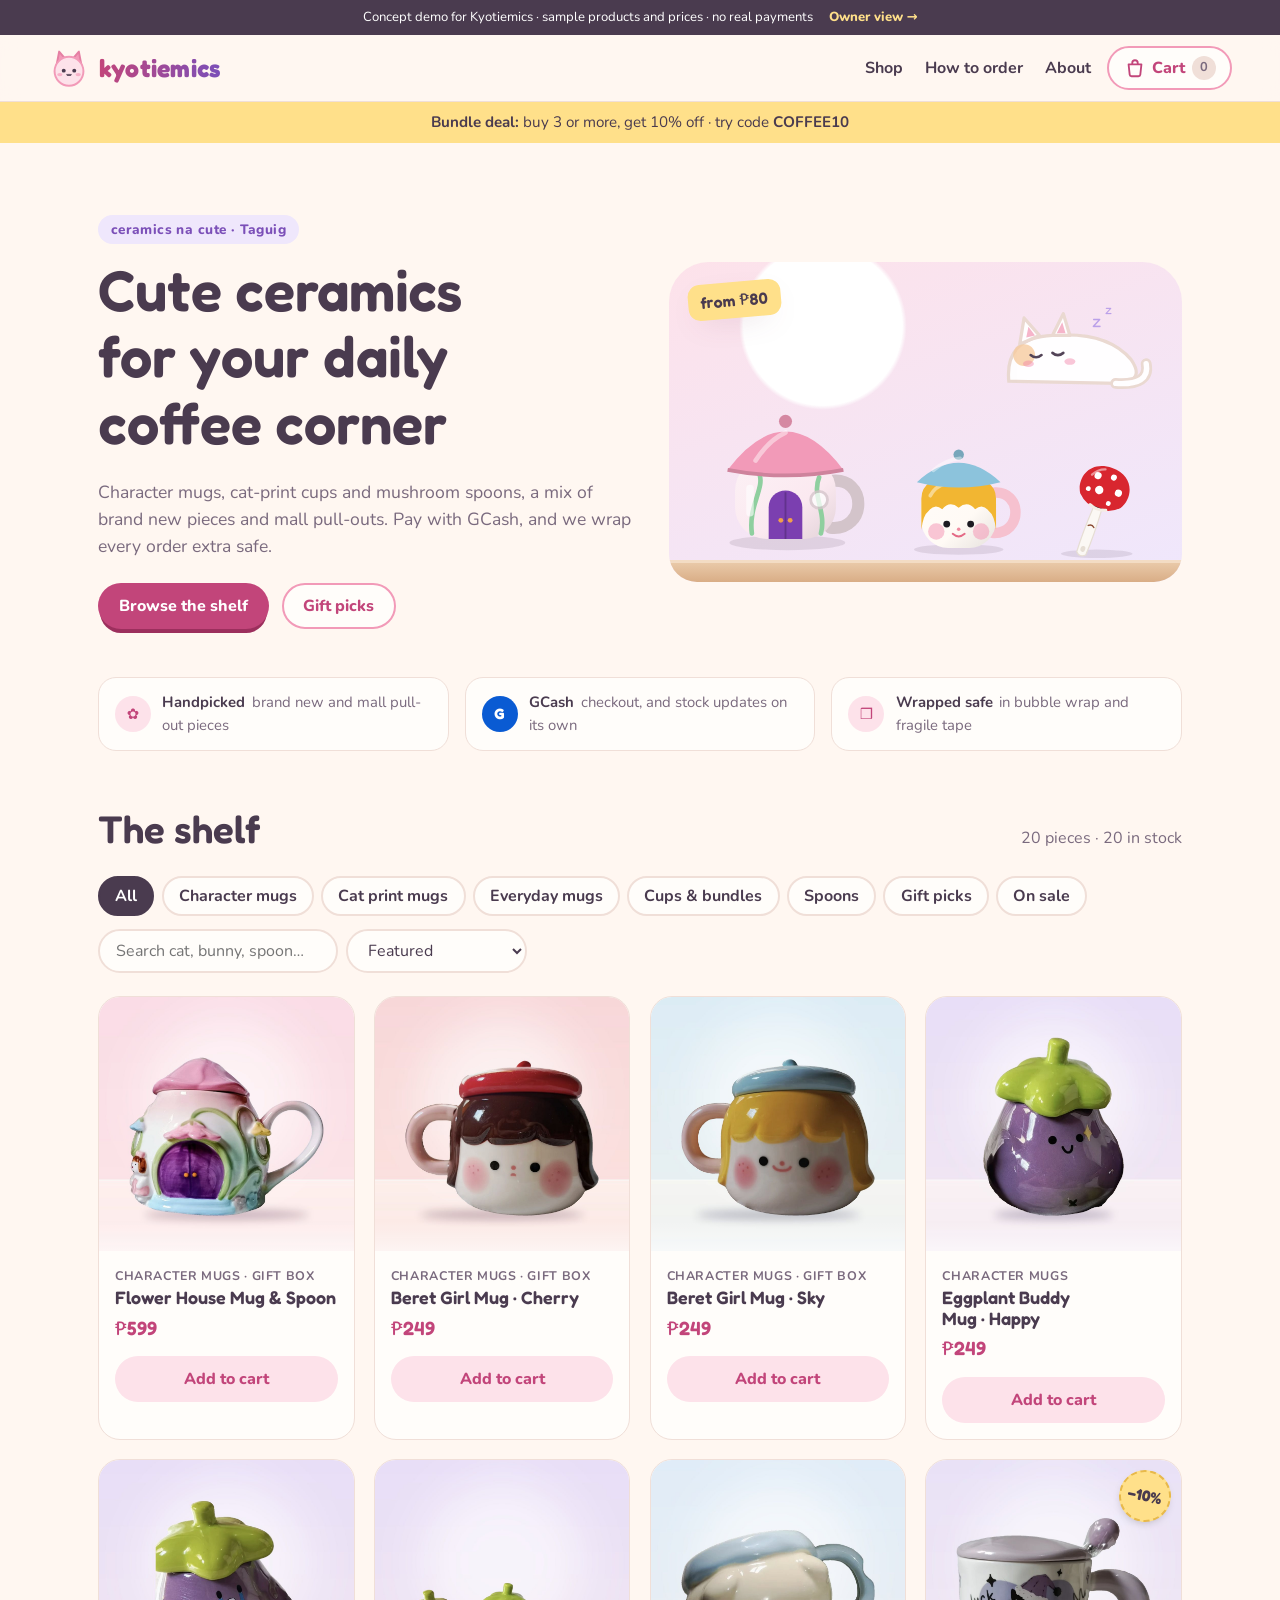
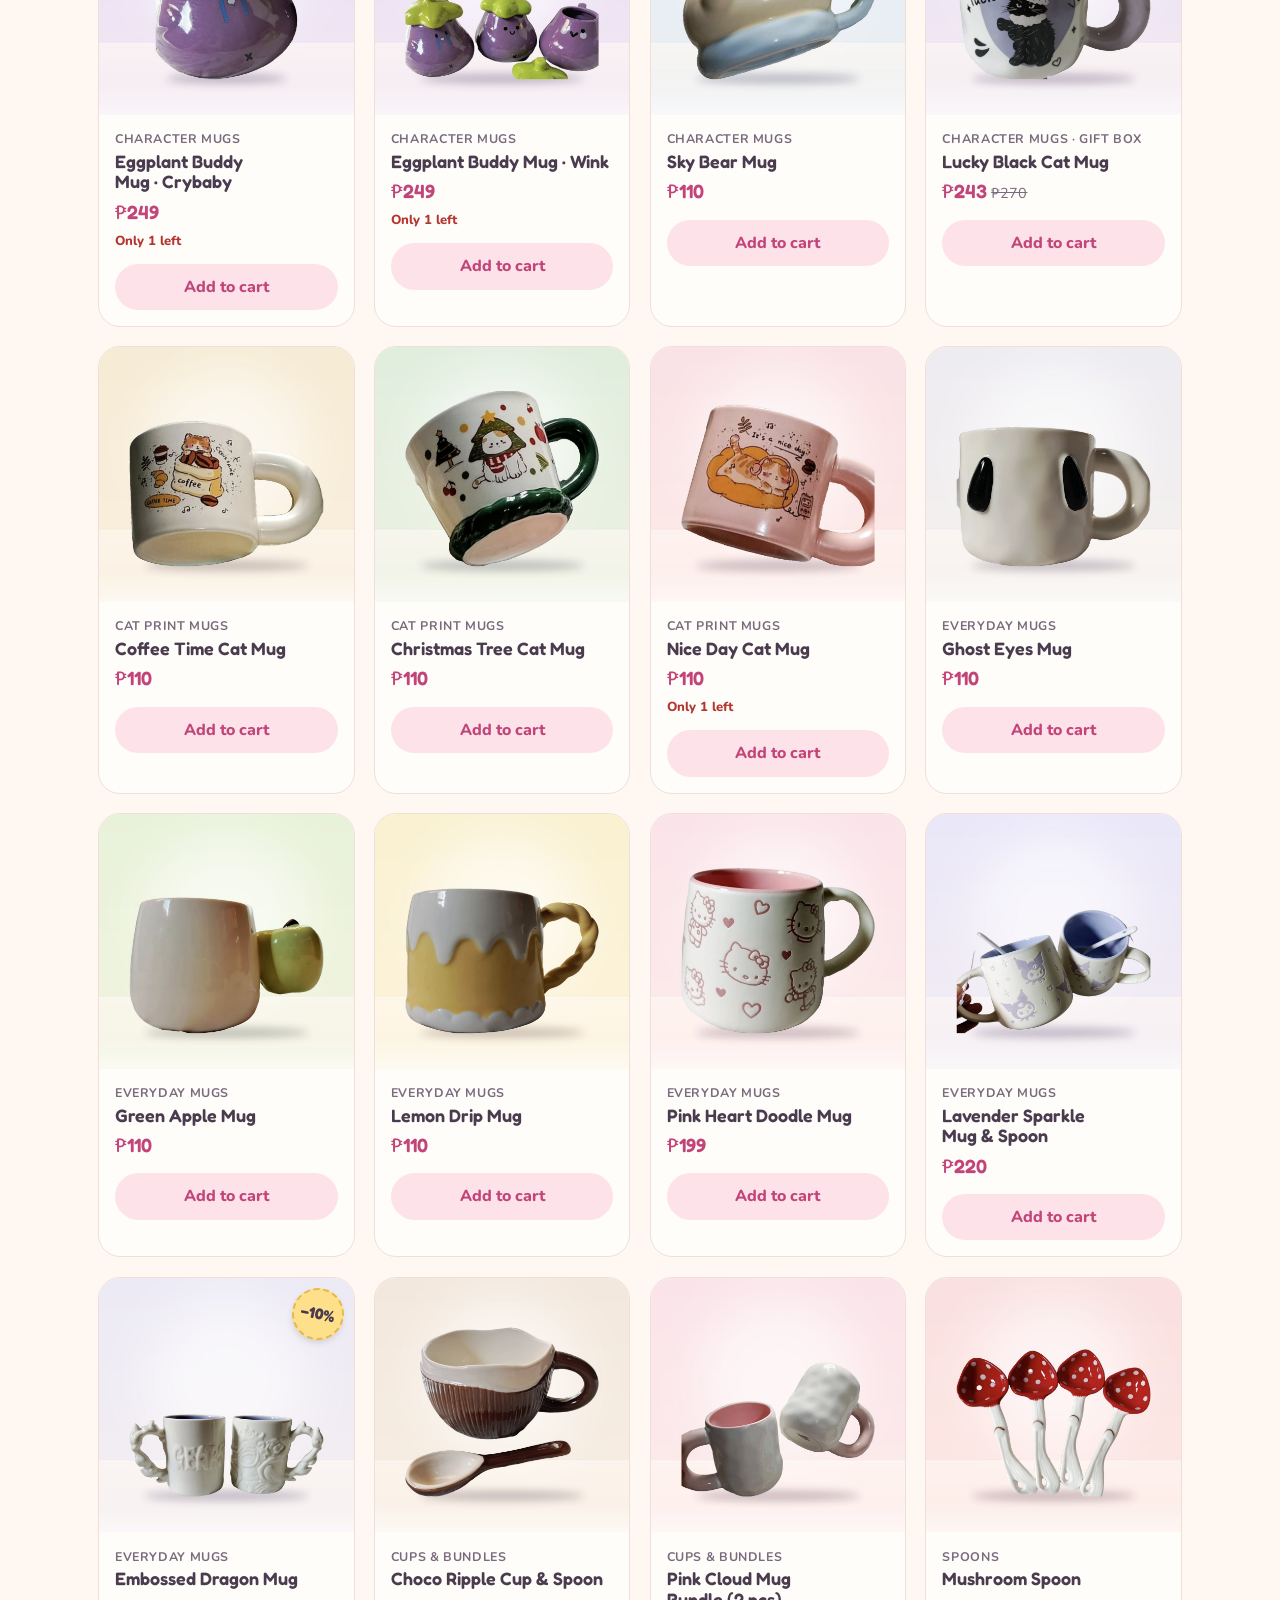
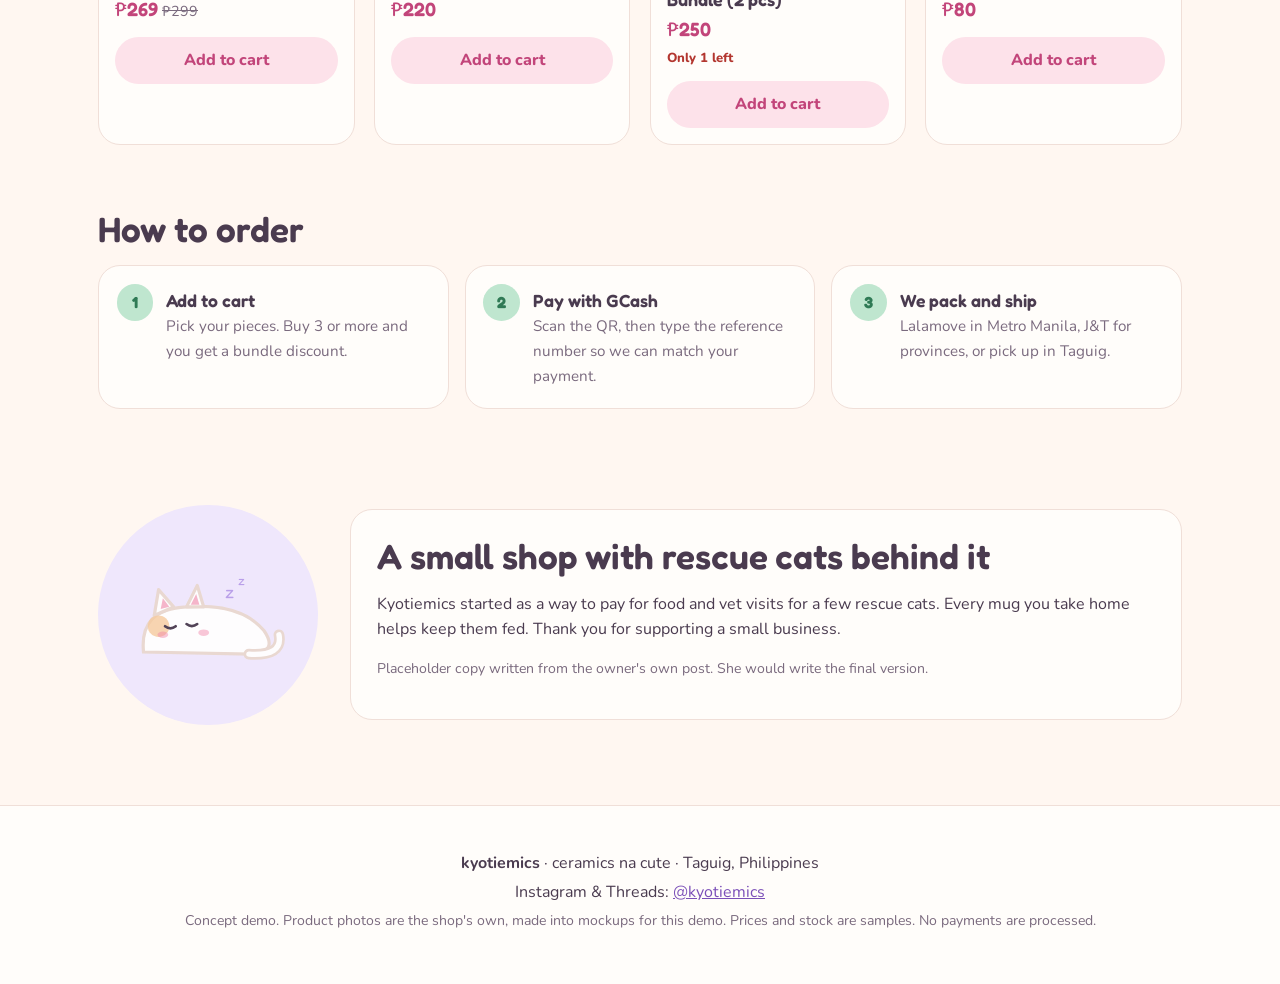
<file: index.html>
<!doctype html>
<html lang="en">
<head>
<meta charset="utf-8">
<meta name="viewport" content="width=device-width, initial-scale=1">
<title>Kyotiemics · cute ceramics (concept demo)</title>
<meta name="description" content="Concept demo shop for Kyotiemics: cute, chibi-style ceramic mugs, spoons and cottage cups from Taguig. Sample products, no real payments.">
<meta property="og:title" content="Kyotiemics · cute ceramics (concept demo)">
<meta property="og:description" content="Cute ceramics for your daily coffee corner. A concept shop with cart, GCash checkout and an owner view.">
<meta property="og:image" content="https://kyotiemetics.vercel.app/images/products/p2.jpg">
<meta name="theme-color" content="#fff7f1">
<link rel="icon" href="data:image/svg+xml,%3Csvg xmlns='http://www.w3.org/2000/svg' viewBox='0 0 64 64'%3E%3Cpath d='M14 26 L18 8 L28 20Z M50 26 L46 8 L36 20Z' fill='%23f29ab8'/%3E%3Ccircle cx='32' cy='36' r='22' fill='%23f29ab8'/%3E%3Ccircle cx='24' cy='34' r='3' fill='%234a3b4f'/%3E%3Ccircle cx='40' cy='34' r='3' fill='%234a3b4f'/%3E%3C/svg%3E">
<link rel="preconnect" href="https://fonts.googleapis.com">
<link rel="preconnect" href="https://fonts.gstatic.com" crossorigin>
<link href="https://fonts.googleapis.com/css2?family=Fredoka:wght@500;600;700&family=Nunito:wght@400;600;700;800&display=swap" rel="stylesheet">
<link rel="stylesheet" href="styles.css">
</head>
<body class="shop">
<div class="demo-bar">
  <span>Concept demo for Kyotiemics · sample products and prices · no real payments</span>
  <a href="owner">Owner view →</a>
</div>

<header class="top">
  <a class="logo" href="#" aria-label="Kyotiemics home">
    <span class="logo-mark" aria-hidden="true"><svg viewBox="0 0 64 64"><path d="M13 28 L17 7 L29 21Z M51 28 L47 7 L35 21Z" fill="#f29ab8" stroke="#e57fa3" stroke-width="3" stroke-linejoin="round"/><circle cx="32" cy="37" r="22" fill="#fde2ea" stroke="#f29ab8" stroke-width="3"/><circle cx="24" cy="36" r="3" fill="#4a3b4f"/><circle cx="40" cy="36" r="3" fill="#4a3b4f"/><path d="M29 42 q1.5 2 3 0 q1.5 2 3 0" stroke="#4a3b4f" stroke-width="2" fill="none" stroke-linecap="round"/><ellipse cx="18" cy="42" rx="4" ry="2.4" fill="#f27fa5" opacity=".5"/><ellipse cx="46" cy="42" rx="4" ry="2.4" fill="#f27fa5" opacity=".5"/></svg></span>
    <span class="logo-word">kyotiemics</span>
  </a>
  <nav class="top-nav" aria-label="Main">
    <a href="#shop">Shop</a>
    <a href="#how">How to order</a>
    <a href="#about">About</a>
  </nav>
  <button class="cart-btn" id="cartBtn" aria-label="Open cart">
    <svg viewBox="0 0 24 24" aria-hidden="true"><path d="M5 8h14l-1.2 11.2a2 2 0 0 1-2 1.8H8.2a2 2 0 0 1-2-1.8L5 8Z" fill="none" stroke="currentColor" stroke-width="2" stroke-linejoin="round"/><path d="M9 8V6.5a3 3 0 0 1 6 0V8" fill="none" stroke="currentColor" stroke-width="2"/></svg>
    <span>Cart</span>
    <b class="cart-count" id="cartCount">0</b>
  </button>
</header>

<div class="sale-ribbon" id="saleRibbon" hidden></div>

<main>
  <section class="hero">
    <div class="hero-text">
      <p class="eyebrow">ceramics na cute · Taguig</p>
      <h1>Cute ceramics for your daily coffee corner</h1>
      <p class="lead">Character mugs, cat-print cups and mushroom spoons, a mix of brand new pieces and mall pull-outs. Pay with GCash, and we wrap every order extra safe.</p>
      <div class="hero-cta">
        <a class="btn btn-pink" href="#shop">Browse the shelf</a>
        <a class="btn btn-ghost" href="#shop" data-filter="gift">Gift picks</a>
      </div>
    </div>
    <div class="hero-shelf" id="heroShelf" aria-hidden="true"></div>
  </section>

  <ul class="perks" aria-label="Why shop here">
    <li><span class="perk-ic">✿</span><span><b>Handpicked</b> brand new and mall pull-out pieces</span></li>
    <li><span class="perk-ic gc">G</span><span><b>GCash</b> checkout, and stock updates on its own</span></li>
    <li><span class="perk-ic">❒</span><span><b>Wrapped safe</b> in bubble wrap and fragile tape</span></li>
  </ul>

  <section class="catalogue" id="shop">
    <div class="cat-head">
      <h2>The shelf</h2>
      <p class="muted" id="countNote"></p>
    </div>
    <div class="controls">
      <div class="chips" id="chips" role="group" aria-label="Filter by type"></div>
      <div class="tools">
        <label class="search"><span class="sr">Search</span><input id="q" type="search" placeholder="Search cat, bunny, spoon…" autocomplete="off"></label>
        <label class="sort"><span class="sr">Sort</span>
          <select id="sort">
            <option value="feat">Featured</option>
            <option value="low">Price: low to high</option>
            <option value="high">Price: high to low</option>
            <option value="sale">On sale first</option>
          </select>
        </label>
      </div>
    </div>
    <div class="grid" id="grid"></div>
    <p class="empty" id="empty" hidden>Nothing matches that yet. Try another word.</p>
  </section>

  <section class="how" id="how">
    <h2>How to order</h2>
    <ol class="steps">
      <li><b>Add to cart</b><span>Pick your pieces. Buy 3 or more and you get a bundle discount.</span></li>
      <li><b>Pay with GCash</b><span>Scan the QR, then type the reference number so we can match your payment.</span></li>
      <li><b>We pack and ship</b><span>Lalamove in Metro Manila, J&amp;T for provinces, or pick up in Taguig.</span></li>
    </ol>
  </section>

  <section class="about" id="about">
    <div class="about-cats" aria-hidden="true" id="aboutCats"></div>
    <div>
      <h2>A small shop with rescue cats behind it</h2>
      <p>Kyotiemics started as a way to pay for food and vet visits for a few rescue cats. Every mug you take home helps keep them fed. Thank you for supporting a small business.</p>
      <p class="muted small">Placeholder copy written from the owner's own post. She would write the final version.</p>
    </div>
  </section>
</main>

<footer class="foot">
  <p><b>kyotiemics</b> · ceramics na cute · Taguig, Philippines</p>
  <p>Instagram &amp; Threads: <a href="https://www.instagram.com/kyotiemics/" rel="noopener" target="_blank">@kyotiemics</a></p>
  <p class="muted small">Concept demo. Product photos are the shop's own, made into mockups for this demo. Prices and stock are samples. No payments are processed.</p>
</footer>

<!-- cart drawer -->
<div class="scrim" id="scrim" hidden></div>
<aside class="drawer" id="drawer" aria-label="Cart" aria-hidden="true" inert>
  <div class="drawer-head">
    <h2>Your cart</h2>
    <button class="icon-btn" id="closeCart" aria-label="Close cart">✕</button>
  </div>
  <div class="drawer-body" id="cartBody"></div>
  <div class="drawer-foot" id="cartFoot"></div>
</aside>

<!-- product view -->
<dialog class="modal" id="pview" aria-labelledby="pvName">
  <button class="icon-btn modal-x" data-close aria-label="Close">✕</button>
  <div class="pview" id="pviewBody"></div>
</dialog>

<!-- checkout -->
<dialog class="modal checkout" id="checkout" aria-labelledby="coTitle">
  <button class="icon-btn modal-x" data-close aria-label="Close">✕</button>
  <div id="coBody"></div>
</dialog>

<div class="toast" id="toast" role="status" aria-live="polite"></div>

<script src="data.js"></script>
<script src="shop.js"></script>
</body>
</html>
</file>
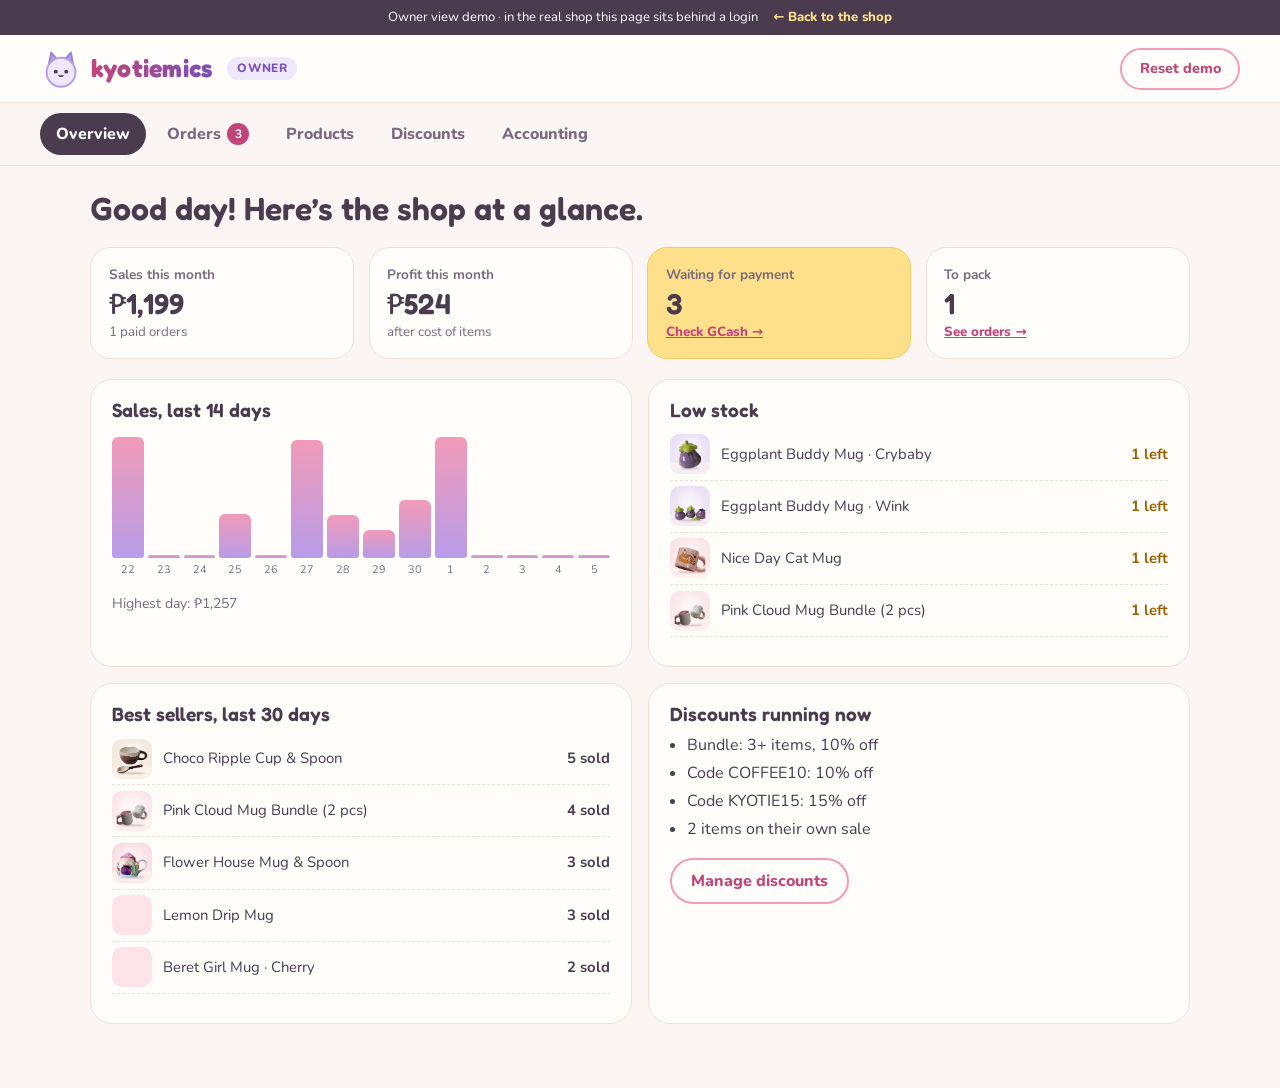
<file: owner.html>
<!doctype html>
<html lang="en">
<head>
<meta charset="utf-8">
<meta name="viewport" content="width=device-width, initial-scale=1">
<title>Owner view · Kyotiemics (concept demo)</title>
<meta name="robots" content="noindex">
<meta name="theme-color" content="#fff7f1">
<link rel="icon" href="data:image/svg+xml,%3Csvg xmlns='http://www.w3.org/2000/svg' viewBox='0 0 64 64'%3E%3Cpath d='M14 26 L18 8 L28 20Z M50 26 L46 8 L36 20Z' fill='%23b79ce8'/%3E%3Ccircle cx='32' cy='36' r='22' fill='%23b79ce8'/%3E%3C/svg%3E">
<link rel="preconnect" href="https://fonts.googleapis.com">
<link rel="preconnect" href="https://fonts.gstatic.com" crossorigin>
<link href="https://fonts.googleapis.com/css2?family=Fredoka:wght@500;600;700&family=Nunito:wght@400;600;700;800&display=swap" rel="stylesheet">
<link rel="stylesheet" href="styles.css">
<link rel="stylesheet" href="owner.css">
</head>
<body class="owner">
<div class="demo-bar">
  <span>Owner view demo · in the real shop this page sits behind a login</span>
  <a href="./">← Back to the shop</a>
</div>
<header class="o-top">
  <a class="logo" href="./" aria-label="Kyotiemics shop">
    <span class="logo-mark" aria-hidden="true"><svg viewBox="0 0 64 64"><path d="M13 28 L17 7 L29 21Z M51 28 L47 7 L35 21Z" fill="#b79ce8" stroke="#9c7fd6" stroke-width="3" stroke-linejoin="round"/><circle cx="32" cy="37" r="22" fill="#efe7fc" stroke="#b79ce8" stroke-width="3"/><circle cx="24" cy="36" r="3" fill="#4a3b4f"/><circle cx="40" cy="36" r="3" fill="#4a3b4f"/><path d="M29 42 q1.5 2 3 0 q1.5 2 3 0" stroke="#4a3b4f" stroke-width="2" fill="none" stroke-linecap="round"/></svg></span>
    <span class="logo-word">kyotiemics</span><span class="o-badge">owner</span>
  </a>
  <button class="btn btn-ghost o-reset" id="resetDemo">Reset demo</button>
</header>
<nav class="tabs" role="tablist" aria-label="Owner sections">
  <button role="tab" data-tab="overview">Overview</button>
  <button role="tab" data-tab="orders">Orders <b class="pill" id="pendingPill"></b></button>
  <button role="tab" data-tab="products">Products</button>
  <button role="tab" data-tab="discounts">Discounts</button>
  <button role="tab" data-tab="accounting">Accounting</button>
</nav>
<main class="o-main" id="panel" role="tabpanel"></main>

<dialog class="modal o-modal" id="pedit" aria-labelledby="peTitle">
  <button class="icon-btn modal-x" data-close aria-label="Close">✕</button>
  <div id="peBody"></div>
</dialog>
<div class="toast" id="toast" role="status" aria-live="polite"></div>

<script src="data.js"></script>
<script src="owner.js"></script>
</body>
</html>
</file>
<file: styles.css>
/* Kyotiemics concept · "little ceramic cottage shelf"
   Colours come from her pieces and logo: cream glaze, strawberry-milk pink,
   the lavender of the Flower House door, mint, and butter-yellow sale stickers. */
:root {
  --cream: #fff7f1;
  --paper: #fffdfa;
  --ink: #4a3b4f;
  --ink-soft: #7a6a7e;
  --line: #f0dfd8;
  --pink: #f29ab8;
  --pink-deep: #c2457a;     /* buttons: white text passes contrast */
  --pink-soft: #fde2ea;
  --lav: #b79ce8;
  --lav-soft: #efe7fc;
  --door: #7b4fb8;
  --mint: #bfe6cf;
  --mint-deep: #2f7a55;
  --butter: #ffe08a;
  --wood: #e9c9a8;
  --gcash: #0a5bd3;
  --bad: #b3362f;
  --radius: 22px;
  --shadow: 0 10px 30px -14px rgba(122, 70, 100, .35);
  --head: "Fredoka", "Nunito", system-ui, sans-serif;
  --body: "Nunito", system-ui, -apple-system, "Segoe UI", sans-serif;
}
* { box-sizing: border-box; }
html { scroll-behavior: smooth; -webkit-text-size-adjust: 100%; }
body { margin: 0; background: var(--cream); color: var(--ink); font: 16px/1.55 var(--body); overflow-x: hidden; }
body.lock { overflow: hidden; }
img, svg { display: block; max-width: 100%; }
img { height: auto; }
h1, h2, h3 { font-family: var(--head); font-weight: 600; line-height: 1.15; margin: 0 0 .4em; text-wrap: balance; }
a { color: var(--door); }
button, input, select, textarea { font: inherit; color: inherit; }
.sr { position: absolute; width: 1px; height: 1px; overflow: hidden; clip: rect(0 0 0 0); white-space: nowrap; }
.muted { color: var(--ink-soft); }
.small { font-size: .88rem; }
.center { text-align: center; }
[hidden] { display: none !important; }

.btn { display: inline-flex; align-items: center; justify-content: center; gap: .4em; min-height: 44px; padding: .55em 1.2em; border-radius: 999px; border: 2px solid transparent; font-weight: 800; text-decoration: none; cursor: pointer; transition: transform .15s, background .15s, box-shadow .15s; }
.btn:active { transform: translateY(1px) scale(.98); }
.btn:disabled { opacity: .5; cursor: not-allowed; }
.btn-pink { background: var(--pink-deep); color: #fff; box-shadow: 0 6px 0 -2px #9c2f5d; }
.btn-pink:hover:not(:disabled) { background: #ad3a6b; }
.btn-ghost { background: var(--paper); border-color: var(--pink); color: var(--pink-deep); }
.btn-ghost:hover { background: var(--pink-soft); }
.wide { width: 100%; }
.icon-btn { width: 44px; height: 44px; border-radius: 50%; border: 0; background: var(--pink-soft); color: var(--ink); cursor: pointer; font-size: 1.05rem; flex: none; }
.icon-btn:hover { background: var(--pink); color: #fff; }
:focus-visible { outline: 3px solid var(--lav); outline-offset: 2px; }

/* demo bar */
.demo-bar { display: flex; gap: .5rem 1rem; justify-content: center; flex-wrap: wrap; padding: .45rem 1rem; background: var(--ink); color: #fff; font-size: .82rem; text-align: center; }
.demo-bar a { color: var(--butter); font-weight: 800; text-decoration: none; }

/* header */
.top { position: sticky; top: 0; z-index: 20; display: flex; align-items: center; gap: 1rem; padding: .7rem clamp(1rem, 4vw, 3rem); background: rgba(255, 247, 241, .9); backdrop-filter: blur(10px); -webkit-backdrop-filter: blur(10px); border-bottom: 1px solid var(--line); }
.logo { display: flex; align-items: center; gap: .55rem; text-decoration: none; color: var(--ink); }
.logo-mark { width: 42px; height: 42px; }
.logo-word { font-family: var(--head); font-weight: 700; font-size: 1.55rem; letter-spacing: .01em; background: linear-gradient(90deg, var(--pink-deep), var(--door)); -webkit-background-clip: text; background-clip: text; color: transparent; }
.top-nav { display: flex; gap: 1.4rem; margin-left: auto; }
.top-nav a { color: var(--ink); text-decoration: none; font-weight: 700; }
.top-nav a:hover { color: var(--pink-deep); }
.cart-btn { display: flex; align-items: center; gap: .4rem; min-height: 44px; padding: .4rem .9rem; border-radius: 999px; border: 2px solid var(--pink); background: var(--paper); color: var(--pink-deep); font-weight: 800; cursor: pointer; }
.cart-btn svg { width: 22px; height: 22px; }
.cart-count { min-width: 24px; height: 24px; padding: 0 6px; border-radius: 12px; background: var(--pink-deep); color: #fff; font-size: .8rem; display: grid; place-items: center; }
.cart-count.zero { background: var(--line); color: var(--ink-soft); }
.cart-btn.bump { animation: bump .45s ease; }
@keyframes bump { 30% { transform: scale(1.12) rotate(-3deg); } 60% { transform: scale(.96) rotate(2deg); } }

.sale-ribbon { background: var(--butter); text-align: center; padding: .55rem 1rem; font-size: .95rem; }

/* hero */
.hero { display: grid; grid-template-columns: 1.05fr 1fr; gap: 2rem; align-items: center; max-width: 1180px; margin: 0 auto; padding: clamp(2rem, 6vw, 4.5rem) clamp(1rem, 4vw, 3rem) 2rem; }
.eyebrow { display: inline-block; margin: 0 0 .8rem; padding: .25rem .8rem; border-radius: 999px; background: var(--lav-soft); color: var(--door); font-weight: 800; font-size: .85rem; letter-spacing: .03em; }
.hero h1 { font-size: clamp(2.1rem, 5vw, 3.6rem); }
.lead { font-size: 1.1rem; color: var(--ink-soft); max-width: 34em; }
.hero-cta { display: flex; flex-wrap: wrap; gap: .8rem; margin-top: 1.4rem; }
.hero-shelf { position: relative; padding: 2rem 1rem 0; border-radius: 40px 40px 28px 28px; background: radial-gradient(circle at 30% 20%, #fff 0 18%, transparent 19%), linear-gradient(160deg, var(--pink-soft), var(--lav-soft)); min-height: 320px; display: flex; flex-direction: column; justify-content: flex-end; overflow: hidden; }
.shelf-row { display: grid; grid-template-columns: 1.25fr 1fr .8fr; align-items: end; gap: .2rem; padding: 0 .6rem; position: relative; z-index: 1; }
.shelf-item { margin-bottom: -10px; }
.shelf-item svg { width: 100%; height: auto; }
.shelf-item.s0 { animation: bob 5s ease-in-out infinite; }
.shelf-item.s1 { animation: bob 5s ease-in-out -1.5s infinite; }
.shelf-item.s2 { animation: bob 5s ease-in-out -3s infinite; }
@keyframes bob { 50% { transform: translateY(-6px); } }
.shelf-board { height: 22px; margin: 0 -1rem; background: linear-gradient(var(--wood), #d9ad86); border-top: 3px solid #f3dcc4; box-shadow: 0 10px 0 -4px #c9966d; }
.shelf-cat { position: absolute; width: 34%; right: 4%; top: 10%; opacity: .95; }
.hero-tag { position: absolute; left: 1.2rem; top: 1.2rem; background: var(--butter); padding: .35rem .8rem; border-radius: 12px; font-family: var(--head); font-weight: 600; transform: rotate(-5deg); box-shadow: var(--shadow); }

.perks { list-style: none; display: grid; grid-template-columns: repeat(3, 1fr); gap: 1rem; max-width: 1180px; margin: 1rem auto 0; padding: 0 clamp(1rem, 4vw, 3rem); }
.perks li { display: flex; align-items: center; gap: .7rem; background: var(--paper); border: 1px solid var(--line); border-radius: 18px; padding: .8rem 1rem; font-size: .93rem; color: var(--ink-soft); }
.perks b { color: var(--ink); margin-right: .2em; }
.perk-ic { flex: none; width: 36px; height: 36px; border-radius: 50%; display: grid; place-items: center; background: var(--pink-soft); color: var(--pink-deep); font-weight: 800; }
.perk-ic.gc { background: var(--gcash); color: #fff; font-family: var(--head); }

/* catalogue */
.catalogue { max-width: 1180px; margin: 0 auto; padding: 3.5rem clamp(1rem, 4vw, 3rem) 1rem; }
.cat-head { display: flex; align-items: baseline; justify-content: space-between; gap: 1rem; flex-wrap: wrap; }
.cat-head h2 { font-size: clamp(1.8rem, 4vw, 2.4rem); }
.controls { display: flex; flex-wrap: wrap; justify-content: space-between; gap: .8rem; margin: .6rem 0 1.4rem; }
.chips { display: flex; flex-wrap: wrap; gap: .45rem; }
.chip { min-height: 40px; padding: .35rem .95rem; border-radius: 999px; border: 2px solid var(--line); background: var(--paper); font-weight: 700; cursor: pointer; }
.chip:hover { border-color: var(--pink); }
.chip.on { background: var(--ink); border-color: var(--ink); color: #fff; }
.tools { display: flex; gap: .5rem; flex-wrap: wrap; }
.search input, .sort select { min-height: 44px; border: 2px solid var(--line); border-radius: 999px; background: var(--paper); padding: .4rem 1rem; }
.search input { width: 15rem; max-width: 100%; }
.grid { display: grid; grid-template-columns: repeat(auto-fill, minmax(210px, 1fr)); gap: 1.2rem; }
.card { display: flex; flex-direction: column; background: var(--paper); border-radius: var(--radius); border: 1px solid var(--line); overflow: hidden; transition: transform .2s, box-shadow .2s; }
.card:hover { transform: translateY(-3px); box-shadow: var(--shadow); }
.card-art { position: relative; display: block; width: 100%; aspect-ratio: 1; padding: 10%; border: 0; cursor: pointer; background: radial-gradient(circle at 50% 42%, #fff 0 30%, transparent 62%), var(--tile, var(--pink-soft)); }
.card-art svg, .card-art img { width: 100%; height: 100%; object-fit: contain; }
.card-art:has(img), .pview-art:has(img), .line-art:has(img) { padding: 0; }
.card-art img { object-fit: cover; border-radius: 0; }
.card-art::after { content: ""; position: absolute; left: 0; right: 0; bottom: 0; height: 12%; background: linear-gradient(transparent, rgba(255, 255, 255, .55)); }
.sticker { position: absolute; top: 10px; right: 10px; z-index: 1; width: 52px; height: 52px; border-radius: 50%; display: grid; place-items: center; background: var(--butter); font-family: var(--head); font-weight: 700; font-size: .95rem; transform: rotate(12deg); box-shadow: 0 4px 10px -4px rgba(0, 0, 0, .25); border: 2px dashed #e8b94a; }
.sticker.big { width: 70px; height: 70px; font-size: 1.2rem; }
.soldout { position: absolute; inset: auto 0 14px; margin: 0 auto; width: max-content; z-index: 1; background: var(--ink); color: #fff; padding: .25rem .9rem; border-radius: 999px; font-weight: 800; font-size: .85rem; }
.card.out .card-art svg, .card.out .card-art img { filter: grayscale(.7); opacity: .6; }
.card-body { display: flex; flex-direction: column; gap: .2rem; padding: .9rem 1rem 1rem; flex: 1; }
.card-cat { margin: 0; color: var(--ink-soft); font-size: .78rem; font-weight: 700; text-transform: uppercase; letter-spacing: .05em; }
.card h3 { font-size: 1.12rem; margin: 0; }
.price { margin: .1rem 0 0; }
.price b { font-family: var(--head); font-weight: 600; font-size: 1.2rem; color: var(--pink-deep); }
.price s { color: var(--ink-soft); font-size: .9rem; }
.price.big b { font-size: 1.7rem; }
.why { display: inline-block; font-size: .78rem; background: var(--butter); border-radius: 8px; padding: .05rem .5rem; vertical-align: middle; }
.left { color: var(--bad); font-weight: 800; font-size: .82rem; }
.btn-add { margin-top: auto; background: var(--pink-soft); color: var(--pink-deep); min-height: 42px; }
.card-body .btn-add { margin-top: .6rem; }
.btn-add:hover:not(:disabled) { background: var(--pink-deep); color: #fff; }
.empty { text-align: center; padding: 2rem; color: var(--ink-soft); }

/* how + about */
.how, .about { max-width: 1180px; margin: 0 auto; padding: 3rem clamp(1rem, 4vw, 3rem); }
.how h2, .about h2 { font-size: clamp(1.6rem, 3.5vw, 2.2rem); }
.steps { list-style: none; counter-reset: s; display: grid; grid-template-columns: repeat(3, 1fr); gap: 1rem; padding: 0; margin: 1rem 0 0; }
.steps li { counter-increment: s; position: relative; background: var(--paper); border: 1px solid var(--line); border-radius: var(--radius); padding: 1.3rem 1.2rem 1.2rem 4.2rem; }
.steps li::before { content: counter(s); position: absolute; left: 1.1rem; top: 1.1rem; width: 2.3rem; height: 2.3rem; border-radius: 50%; background: var(--mint); color: var(--mint-deep); font-family: var(--head); font-weight: 700; display: grid; place-items: center; }
.steps b { display: block; font-family: var(--head); font-weight: 600; font-size: 1.1rem; }
.steps span { color: var(--ink-soft); font-size: .95rem; }
.about { display: grid; grid-template-columns: 220px 1fr; gap: 2rem; align-items: center; }
.about > div:last-child { background: var(--paper); border: 1px solid var(--line); border-radius: var(--radius); padding: 1.6rem; }
.about-cats .shelf-cat { position: static; width: 100%; }
.about-cats { background: var(--lav-soft); border-radius: 50%; aspect-ratio: 1; display: grid; place-items: center; padding: 1.5rem; }

.foot { text-align: center; padding: 2.5rem 1rem 3rem; border-top: 1px solid var(--line); margin-top: 2rem; background: var(--paper); }
.foot p { margin: .3rem 0; }

/* drawer */
.scrim { position: fixed; inset: 0; z-index: 40; background: rgba(74, 59, 79, .35); }
.drawer { position: fixed; z-index: 41; top: 0; right: 0; height: 100%; height: 100dvh; width: min(420px, 100%); background: var(--paper); display: flex; flex-direction: column; transform: translateX(105%); visibility: hidden; transition: transform .3s ease, visibility 0s .3s; box-shadow: -20px 0 40px -20px rgba(74, 59, 79, .4); }
.drawer.open { transform: none; visibility: visible; transition: transform .3s ease; }
.drawer-head { display: flex; align-items: center; justify-content: space-between; padding: 1rem 1.2rem; border-bottom: 1px solid var(--line); }
.drawer-head h2 { margin: 0; font-size: 1.4rem; }
.drawer-body { flex: 1; overflow: auto; padding: .8rem 1.2rem; }
.drawer-foot { padding: 1rem 1.2rem calc(1rem + env(safe-area-inset-bottom)); border-top: 1px solid var(--line); background: var(--cream); }
.drawer-foot:empty { display: none; }
.cart-empty { text-align: center; padding: 2rem 1rem; color: var(--ink-soft); }
.cart-empty svg { width: 140px; margin: 0 auto; }
.nudge { background: var(--mint); color: var(--mint-deep); border-radius: 14px; padding: .55rem .8rem; font-weight: 700; font-size: .9rem; margin: 0 0 .6rem; }
.line { display: grid; grid-template-columns: 64px 1fr auto; gap: .8rem; align-items: center; padding: .7rem 0; border-bottom: 1px dashed var(--line); }
.line-art { width: 64px; height: 64px; border-radius: 14px; background: var(--pink-soft); padding: 6px; overflow: hidden; }
.line-art img { width: 100%; height: 100%; object-fit: cover; border-radius: 10px; }
.line-info { display: flex; flex-direction: column; min-width: 0; }
.line-info b { font-size: .95rem; }
.line-price { font-size: .85rem; color: var(--ink-soft); }
.line-price em { font-style: normal; background: var(--butter); color: var(--ink); border-radius: 6px; padding: 0 .35rem; font-size: .75rem; }
.qty { display: inline-flex; align-items: center; gap: .3rem; margin-top: .3rem; }
.qty button { width: 34px; height: 34px; border-radius: 50%; border: 2px solid var(--line); background: #fff; cursor: pointer; font-weight: 800; }
.qty button:disabled { opacity: .4; }
.qty span { min-width: 1.6em; text-align: center; font-weight: 800; }
.line-total { font-family: var(--head); font-weight: 600; }
.code { display: flex; gap: .5rem; }
.code input { flex: 1; min-width: 0; min-height: 44px; border: 2px solid var(--line); border-radius: 999px; padding: .4rem 1rem; text-transform: uppercase; background: #fff; }
.code-msg { margin: .3rem 0 0; font-size: .85rem; min-height: 1.2em; }
.ok { color: var(--mint-deep); font-weight: 700; }
.bad { color: var(--bad); font-weight: 700; }
.sum { display: grid; grid-template-columns: 1fr auto; gap: .2rem 1rem; margin: .5rem 0; }
.sum dt, .sum dd { margin: 0; }
.sum .minus { color: var(--mint-deep); font-weight: 700; }
.sum .tot { font-family: var(--head); font-weight: 600; font-size: 1.2rem; border-top: 1px solid var(--line); padding-top: .3rem; }
.fine { font-size: .8rem; color: var(--ink-soft); margin: .3rem 0 .8rem; }

/* modals */
.modal { width: min(820px, calc(100% - 24px)); max-height: calc(100dvh - 24px); border: 0; border-radius: 28px; padding: 0; background: var(--paper); color: var(--ink); box-shadow: 0 30px 80px -30px rgba(74, 59, 79, .6); overflow: auto; }
.modal::backdrop { background: rgba(74, 59, 79, .45); }
.modal-x { position: absolute; top: 12px; right: 12px; z-index: 2; }
.pview { display: grid; grid-template-columns: 1fr 1fr; }
.pview-art { position: relative; background: radial-gradient(circle at 50% 42%, #fff 0 30%, transparent 62%), var(--tile); padding: 10%; display: grid; place-items: center; }
.pview-art svg, .pview-art img { width: 100%; }
.pview-art img { border-radius: 0; height: 100%; object-fit: cover; }
.pview-info { padding: 2rem 1.6rem; display: flex; flex-direction: column; gap: .4rem; }
.pview-info h2 { font-size: 1.8rem; padding-right: 2.5rem; }
.facts { padding-left: 1.1rem; color: var(--ink-soft); margin: .2rem 0 1rem; }
.checkout { width: min(520px, calc(100% - 24px)); padding: 1.6rem 1.4rem; }
.step-no { margin: 0; color: var(--door); font-weight: 800; font-size: .85rem; }
.checkout h2 { font-size: 1.6rem; padding-right: 2.5rem; }
.form { display: flex; flex-direction: column; gap: .8rem; }
.form label { display: flex; flex-direction: column; gap: .25rem; font-weight: 700; font-size: .92rem; }
.form input, .form textarea, .form select { border: 2px solid var(--line); border-radius: 14px; padding: .6rem .8rem; background: #fff; font-weight: 400; min-height: 44px; }
.form input:focus, .form textarea:focus { border-color: var(--lav); outline: none; }
fieldset { border: 0; padding: 0; margin: 0; display: flex; flex-direction: column; gap: .45rem; }
legend { font-weight: 700; font-size: .92rem; margin-bottom: .3rem; }
.form label.opt { flex-direction: row; align-items: center; gap: .7rem; padding: .6rem .8rem; border: 2px solid var(--line); border-radius: 14px; cursor: pointer; font-weight: 400; }
.opt:has(input:checked) { border-color: var(--pink); background: var(--pink-soft); }
.opt input { accent-color: var(--pink-deep); width: 20px; height: 20px; min-height: 0; }
.opt span { display: flex; flex-direction: column; flex: 1; }
.opt small { color: var(--ink-soft); }
.opt em { font-style: normal; font-weight: 800; }
.form-err { color: var(--bad); font-weight: 700; margin: 0; min-height: 1.2em; font-size: .9rem; }
.co-sum { background: var(--cream); border-radius: 16px; padding: .8rem 1rem; }
.co-line { display: flex; justify-content: space-between; gap: 1rem; font-size: .9rem; }
.gcash { border: 2px solid #cfe0fb; border-radius: 20px; padding: 1rem; margin-bottom: 1rem; background: #f5f9ff; }
.gcash-head { display: flex; align-items: center; gap: .6rem; }
.gcash-head b { margin-left: auto; font-family: var(--head); font-size: 1.5rem; color: var(--gcash); }
.gc-logo { width: 34px; height: 34px; border-radius: 50%; background: var(--gcash); color: #fff; display: grid; place-items: center; font-family: var(--head); font-weight: 700; }
.qr-wrap { position: relative; width: 190px; margin: .9rem auto .3rem; padding: 10px; background: #fff; border-radius: 16px; box-shadow: var(--shadow); }
.qr-stamp { position: absolute; left: 50%; top: 50%; transform: translate(-50%, -50%) rotate(-14deg); background: var(--butter); color: var(--ink); font-family: var(--head); font-weight: 700; letter-spacing: .1em; padding: .2rem .7rem; border-radius: 8px; border: 2px solid var(--ink); }
.pay-steps { font-size: .9rem; padding-left: 1.2rem; margin: .6rem 0 0; }
.row2 { display: flex; gap: .6rem; flex-wrap: wrap; }
.row2 .btn { flex: 1; }
.linkish { align-self: flex-start; background: none; border: 0; color: var(--door); text-decoration: underline; cursor: pointer; padding: 0; font-size: .85rem; }
.done { text-align: center; }
.done svg { width: 150px; margin: 0 auto; }
.done .row2 { margin-top: 1rem; }

.toast { position: fixed; left: 50%; bottom: 24px; z-index: 60; transform: translate(-50%, 20px); background: var(--ink); color: #fff; padding: .6rem 1.1rem; border-radius: 999px; font-weight: 700; opacity: 0; visibility: hidden; transition: .25s; max-width: calc(100% - 32px); text-align: center; }
.toast.show { opacity: 1; visibility: visible; transform: translate(-50%, 0); }

@media (max-width: 860px) {
  .hero { grid-template-columns: 1fr; padding-top: 1.6rem; }
  .hero-shelf { min-height: 0; }
  .perks, .steps { grid-template-columns: 1fr; }
  .about { grid-template-columns: 1fr; }
  .about-cats { width: 160px; margin: 0 auto; }
  .pview { grid-template-columns: 1fr; }
  .pview-art { padding: 12% 22%; }
}
@media (max-width: 640px) {
  .top { gap: .5rem; padding: .6rem 1rem; }
  .top-nav { display: none; }
  .cart-btn { margin-left: auto; }
  .cart-btn span:not(.cart-count) { display: none; }
  .logo-word { font-size: 1.35rem; }
  .grid { grid-template-columns: repeat(2, 1fr); gap: .7rem; }
  .card-body { padding: .7rem .75rem .8rem; }
  .card h3 { font-size: 1rem; }
  .sticker { width: 44px; height: 44px; font-size: .82rem; top: 6px; right: 6px; }
  .chips { flex-wrap: nowrap; overflow-x: auto; margin: 0 -1rem; padding: 0 1rem 4px; scrollbar-width: none; }
  .chip { flex: none; }
  .controls { display: grid; grid-template-columns: minmax(0, 1fr); }
  .tools { width: 100%; }
  .search { flex: 1; }
  .search input { width: 100%; }
  .checkout { padding: 1.3rem 1rem; }
}
@media (prefers-reduced-motion: reduce) {
  *, *::before, *::after { animation: none !important; transition: none !important; scroll-behavior: auto !important; }
}
</file>
<file: owner.css>
/* Owner view: same palette, calmer layout */
body.owner { background: #fbf6f3; }
.o-top { display: flex; align-items: center; gap: 1rem; padding: .8rem clamp(1rem, 4vw, 2.5rem); background: var(--paper); border-bottom: 1px solid var(--line); }
.o-badge { margin-left: .4rem; background: var(--lav-soft); color: var(--door); font-weight: 800; font-size: .75rem; padding: .15rem .6rem; border-radius: 999px; text-transform: uppercase; letter-spacing: .06em; }
.o-reset { margin-left: auto; min-height: 40px; font-size: .9rem; }
.tabs { position: sticky; top: 0; z-index: 10; display: flex; gap: .3rem; overflow-x: auto; padding: .6rem clamp(1rem, 4vw, 2.5rem); background: rgba(251, 246, 243, .94); backdrop-filter: blur(8px); -webkit-backdrop-filter: blur(8px); border-bottom: 1px solid var(--line); scrollbar-width: none; }
.tabs button { flex: none; min-height: 42px; padding: .4rem 1rem; border: 0; border-radius: 999px; background: transparent; font-weight: 800; color: var(--ink-soft); cursor: pointer; display: inline-flex; align-items: center; gap: .4rem; }
.tabs button:hover { background: var(--pink-soft); color: var(--ink); }
.tabs button[aria-selected="true"] { background: var(--ink); color: #fff; }
.pill { background: var(--pink-deep); color: #fff; border-radius: 999px; min-width: 22px; height: 22px; padding: 0 6px; font-size: .75rem; display: inline-grid; place-items: center; }
.o-main { max-width: 1180px; margin: 0 auto; padding: 1.6rem clamp(1rem, 4vw, 2.5rem) 4rem; }
.o-h1 { font-size: clamp(1.5rem, 3.4vw, 2rem); margin: 0 0 .3rem; }
.o-headrow { display: flex; justify-content: space-between; align-items: flex-end; gap: 1rem; flex-wrap: wrap; margin-bottom: .6rem; }
.o-headrow p { margin: 0; }
.note { background: var(--butter); border-radius: 14px; padding: .6rem .9rem; font-weight: 700; }
.kpis { display: grid; grid-template-columns: repeat(4, 1fr); gap: .9rem; margin: 1.2rem 0; }
.kpi { background: var(--paper); border: 1px solid var(--line); border-radius: 20px; padding: 1rem 1.1rem; display: flex; flex-direction: column; gap: .15rem; }
.kpi span { color: var(--ink-soft); font-weight: 700; font-size: .85rem; }
.kpi b { font-family: var(--head); font-weight: 600; font-size: 1.8rem; line-height: 1.1; }
.kpi small { color: var(--ink-soft); }
.kpi.hl { background: var(--butter); border-color: #f0cd63; }
.kpi a { font-weight: 800; color: var(--pink-deep); }
.o-grid2 { display: grid; grid-template-columns: 1fr 1fr; gap: 1rem; margin-top: 1rem; }
.o-card { background: var(--paper); border: 1px solid var(--line); border-radius: 22px; padding: 1.2rem 1.3rem; min-width: 0; }
.o-card h2 { font-size: 1.2rem; }
.bars { display: flex; align-items: flex-end; gap: 4px; height: 150px; padding-top: .5rem; }
.bar { flex: 1; height: 100%; display: flex; flex-direction: column; justify-content: flex-end; align-items: center; gap: 4px; min-width: 0; }
.bar span { width: 100%; background: linear-gradient(var(--pink), var(--lav)); border-radius: 6px 6px 3px 3px; }
.bar small { font-size: .68rem; color: var(--ink-soft); }
.mini { list-style: none; padding: 0; margin: 0 0 .6rem; }
.mini li { display: grid; grid-template-columns: 40px 1fr auto; gap: .7rem; align-items: center; padding: .35rem 0; border-bottom: 1px dashed var(--line); font-size: .93rem; }
.mini-art { width: 40px; height: 40px; border-radius: 10px; background: var(--pink-soft); padding: 3px; display: block; overflow: hidden; }
.mini-art:has(img), .pe-preview:has(img) { padding: 0; }
.mini-art img { width: 100%; height: 100%; object-fit: cover; border-radius: 8px; }
.warn { color: #9a6200; }
.bad { color: var(--bad); }
.ticks { padding-left: 1.1rem; margin: 0 0 1rem; }
.ticks li { margin: .2rem 0; }
.m-ok { color: var(--mint-deep); font-weight: 800; }
.m-warn { color: #9a6200; font-weight: 800; }
.m-bad { color: var(--bad); font-weight: 800; }

/* orders */
.o-chips { margin: 1rem 0; overflow-x: auto; flex-wrap: nowrap; padding-bottom: 4px; scrollbar-width: none; }
.o-chips .chip { flex: none; }
.chip .n { opacity: .7; font-weight: 600; }
.orders { display: grid; grid-template-columns: repeat(auto-fill, minmax(330px, 1fr)); gap: 1rem; }
.order { background: var(--paper); border: 1px solid var(--line); border-radius: 20px; padding: 1rem 1.1rem; display: flex; flex-direction: column; gap: .5rem; border-left: 6px solid var(--line); }
.order.st-pending { border-left-color: #f0c040; }
.order.st-paid { border-left-color: var(--pink); }
.order.st-shipped { border-left-color: var(--mint); }
.order.st-cancelled { opacity: .7; }
.order header { display: flex; align-items: center; gap: .6rem; flex-wrap: wrap; }
.order header time { margin-left: auto; color: var(--ink-soft); font-size: .85rem; }
.badge { font-size: .75rem; font-weight: 800; padding: .15rem .6rem; border-radius: 999px; background: var(--line); }
.st-pending .badge { background: var(--butter); }
.st-paid .badge { background: var(--pink-soft); color: var(--pink-deep); }
.st-shipped .badge { background: var(--mint); color: var(--mint-deep); }
.who { margin: 0; font-size: .93rem; }
.o-items { list-style: none; padding: 0; margin: 0; font-size: .9rem; }
.o-items li { display: flex; justify-content: space-between; gap: 1rem; padding: .15rem 0; }
.o-items em { font-style: normal; background: var(--butter); border-radius: 6px; padding: 0 .3rem; font-size: .75rem; }
.o-foot { display: flex; justify-content: space-between; align-items: center; gap: 1rem; border-top: 1px dashed var(--line); padding-top: .5rem; }
.o-foot b { font-family: var(--head); font-size: 1.25rem; }
.o-acts { display: flex; gap: .5rem; flex-wrap: wrap; }
.o-acts .btn { flex: 1; min-height: 42px; font-size: .92rem; padding: .4rem .8rem; }
.o-empty { color: var(--ink-soft); padding: 2rem 0; }

/* products table */
.ptable { background: var(--paper); border: 1px solid var(--line); border-radius: 22px; overflow: hidden; margin-top: 1rem; }
.prow { display: grid; grid-template-columns: minmax(200px, 2.4fr) 1fr .8fr .7fr .6fr 1.1fr auto; gap: .8rem; align-items: center; padding: .6rem 1rem; border-bottom: 1px solid var(--line); font-size: .93rem; }
.prow:last-child { border-bottom: 0; }
.phead { background: var(--cream); font-weight: 800; color: var(--ink-soft); font-size: .8rem; text-transform: uppercase; letter-spacing: .05em; }
.pcell-item { display: flex; align-items: center; gap: .7rem; min-width: 0; }
.pcell-item b { display: block; }
.pcell-item small { color: var(--ink-soft); }
.prow s { color: var(--ink-soft); font-size: .8rem; }
.stock { display: inline-flex; align-items: center; gap: .3rem; }
.stock button { width: 32px; height: 32px; border-radius: 50%; border: 2px solid var(--line); background: #fff; cursor: pointer; font-weight: 800; }
.stock b { min-width: 2ch; text-align: center; }
.btn.sm { min-height: 36px; padding: .3rem .9rem; font-size: .88rem; }
.icon-btn.sm { width: 32px; height: 32px; font-size: .8rem; }

/* editor */
.o-modal { width: min(860px, calc(100% - 24px)); padding: 1.5rem 1.4rem; }
.o-modal h2 { padding-right: 2.5rem; }
.pe-form { display: grid; grid-template-columns: 260px 1fr; gap: 1.4rem; }
.pe-art { display: flex; flex-direction: column; gap: .6rem; }
.pe-preview { aspect-ratio: 1; border-radius: 20px; background: radial-gradient(circle at 50% 42%, #fff 0 30%, transparent 62%), var(--pink-soft); padding: 10%; display: grid; place-items: center; overflow: hidden; }
.pe-preview svg, .pe-preview img { width: 100%; height: 100%; object-fit: contain; }
.pe-preview img { object-fit: cover; border-radius: 0; }
.upload input { font-size: .85rem; padding: .4rem; }
details summary { cursor: pointer; font-weight: 700; font-size: .9rem; margin-bottom: .4rem; }
details label { margin-bottom: .5rem; }
.lbl { margin: .3rem 0 .2rem; font-weight: 700; font-size: .9rem; }
.swatches { display: flex; flex-wrap: wrap; gap: .35rem; }
.swatches label { display: block; cursor: pointer; }
.swatches input { position: absolute; opacity: 0; width: 1px; height: 1px; min-height: 0; }
.swatches span { display: block; width: 28px; height: 28px; border-radius: 50%; border: 2px solid var(--line); }
.swatches input:checked + span { outline: 3px solid var(--ink); outline-offset: 2px; }
.swatches input:focus-visible + span { outline: 3px solid var(--lav); outline-offset: 2px; }
.pe-fields { display: flex; flex-direction: column; gap: .7rem; min-width: 0; }
.two { display: grid; grid-template-columns: 1fr 1fr; gap: .7rem; }
.quick { display: flex; flex-wrap: wrap; gap: .4rem; margin: .4rem 0; }
.calc { background: var(--mint); background: #eef8f1; border-radius: 14px; padding: .6rem .9rem; font-size: .92rem; }
.calc p { margin: .15rem 0; }
.form label.check { flex-direction: row; align-items: center; gap: .5rem; }
.check input { width: 20px; height: 20px; min-height: 0; accent-color: var(--pink-deep); }
.danger { border-color: var(--bad); color: var(--bad); }
.danger:hover { background: #fbe9e7; }

/* discounts */
.sw-row { display: flex; justify-content: space-between; align-items: center; gap: 1rem; }
.sw-row h2 { margin: 0; }
.tgl { flex: none; width: 54px; height: 32px; border-radius: 999px; border: 0; background: var(--line); position: relative; cursor: pointer; transition: background .2s; }
.tgl span { position: absolute; top: 4px; left: 4px; width: 24px; height: 24px; border-radius: 50%; background: #fff; box-shadow: 0 2px 4px rgba(0, 0, 0, .2); transition: left .2s; }
.tgl.on { background: var(--mint-deep); }
.tgl.on span { left: 26px; }
.flbl { display: flex; flex-direction: column; gap: .25rem; font-weight: 700; font-size: .9rem; margin: .6rem 0 .2rem; }
.flbl.inline { flex-direction: row; align-items: center; gap: .6rem; margin: 0; }
.inp { border: 2px solid var(--line); border-radius: 12px; padding: .5rem .7rem; background: #fff; min-height: 42px; font-weight: 400; min-width: 0; }
.codes { list-style: none; padding: 0; margin: .4rem 0 1rem; }
.codes li { display: grid; grid-template-columns: 1fr auto auto auto; gap: .7rem; align-items: center; padding: .4rem 0; border-bottom: 1px dashed var(--line); }
.codes code { font-weight: 800; font-size: 1rem; background: var(--lav-soft); padding: .15rem .5rem; border-radius: 8px; justify-self: start; }
.inline-form { display: grid; grid-template-columns: 1fr 72px auto; gap: .5rem; }

/* accounting */
.pl { display: grid; grid-template-columns: 1fr auto; gap: .35rem 1rem; margin: .4rem 0 1rem; }
.pl dt, .pl dd { margin: 0; }
.pl dd { text-align: right; font-variant-numeric: tabular-nums; }
.pl .neg { color: var(--ink-soft); }
.pl .sub { font-weight: 800; border-top: 1px dashed var(--line); padding-top: .35rem; }
.pl .tot { font-family: var(--head); font-weight: 600; font-size: 1.3rem; border-top: 2px solid var(--ink); padding-top: .4rem; }
.pl small { color: var(--ink-soft); font-weight: 600; }
.ex-form { display: grid; grid-template-columns: 1fr 1fr; gap: .5rem; margin-bottom: 1rem; }
.ex-form label { display: flex; flex-direction: column; gap: .2rem; font-weight: 700; font-size: .85rem; }
.ex-form .btn { grid-column: 1 / -1; }
.exlist { list-style: none; padding: 0; margin: 0; }
.exlist li { display: grid; grid-template-columns: 56px 1fr auto auto; gap: .6rem; align-items: center; padding: .4rem 0; border-bottom: 1px dashed var(--line); font-size: .93rem; }
.exlist time { color: var(--ink-soft); font-size: .85rem; }

@media (max-width: 900px) {
  .kpis { grid-template-columns: 1fr 1fr; }
  .o-grid2 { grid-template-columns: 1fr; }
  .phead { display: none; }
  .prow { grid-template-columns: 1fr 1fr 1fr; gap: .4rem .8rem; padding: .9rem 1rem; }
  .pcell-item { grid-column: 1 / -1; }
  .prow > [data-l]::before { content: attr(data-l); display: block; font-size: .72rem; font-weight: 800; color: var(--ink-soft); text-transform: uppercase; letter-spacing: .05em; }
  .prow > .stock { display: flex; flex-wrap: wrap; }
  .prow > .stock::before { width: 100%; }
  .prow > span:last-child { grid-column: 3; justify-self: end; align-self: end; }
  .pe-form { grid-template-columns: 1fr; }
  .pe-preview { width: 180px; margin: 0 auto; }
}
@media (max-width: 480px) {
  .o-top .logo-word { font-size: 1.2rem; }
  .o-badge { display: none; }
  .kpi b { font-size: 1.45rem; }
  .orders { grid-template-columns: 1fr; }
  .inline-form { grid-template-columns: 1fr 64px; }
  .inline-form .btn { grid-column: 1 / -1; }
  .ex-form { grid-template-columns: 1fr; }
  .two { grid-template-columns: 1fr 1fr; }
}
</file>
